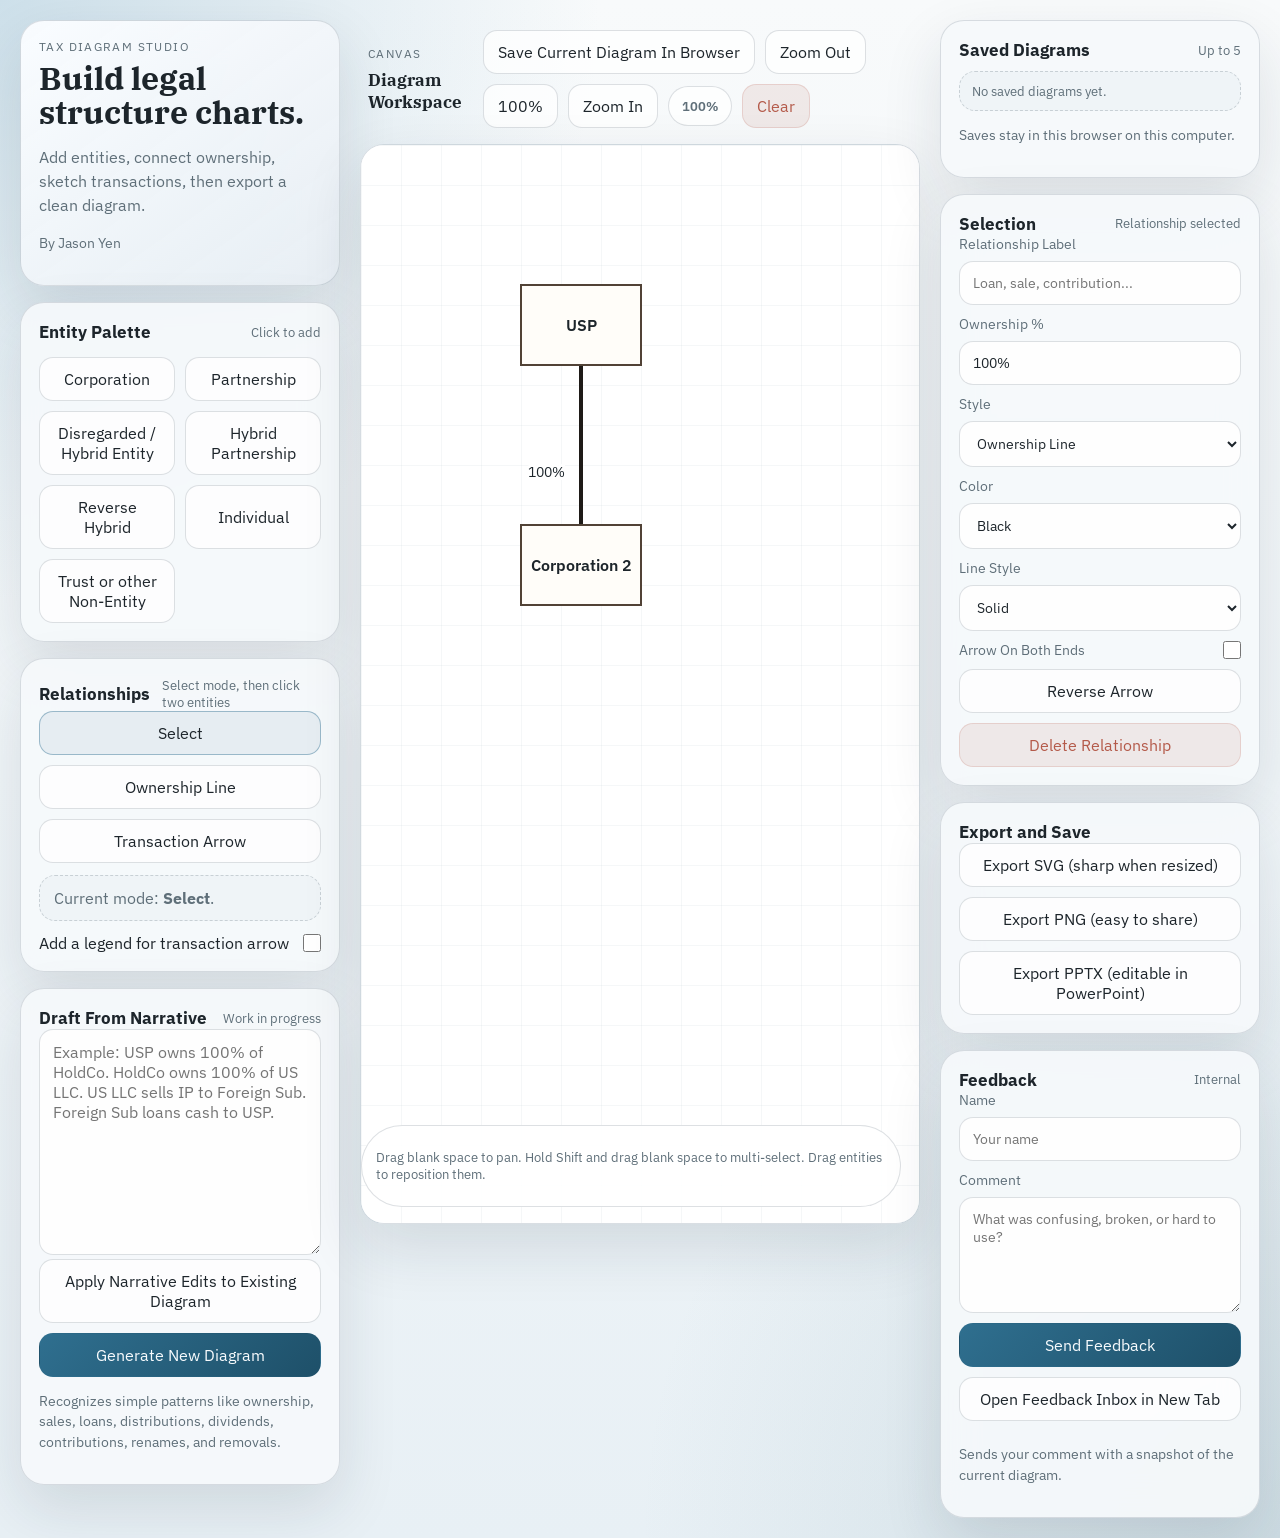
<file: index.html>
<!DOCTYPE html>
<html lang="en">
  <head>
    <meta charset="UTF-8" />
    <meta name="viewport" content="width=device-width, initial-scale=1.0" />
    <title>Tax Structure Chart Builder</title>
    <link rel="preconnect" href="https://fonts.googleapis.com" />
    <link rel="preconnect" href="https://fonts.gstatic.com" crossorigin />
    <link
      href="https://fonts.googleapis.com/css2?family=IBM+Plex+Sans:wght@400;500;600;700&family=IBM+Plex+Serif:wght@500;600&display=swap"
      rel="stylesheet"
    />
    <link rel="stylesheet" href="./styles.css?v=20260408-quiet-blue" />
  </head>
  <body>
    <div class="app-shell">
      <aside class="sidebar left-panel">
        <div class="panel-card brand-card">
          <p class="eyebrow">Tax Diagram Studio</p>
          <h1>Build legal structure charts.</h1>
          <p class="subtle">
            Add entities, connect ownership, sketch transactions, then export a clean diagram.
          </p>
          <p class="subtle small">By Jason Yen</p>
        </div>

        <div class="panel-card">
          <div class="section-heading">
            <h2>Entity Palette</h2>
            <span>Click to add</span>
          </div>
          <div id="entityPalette" class="palette-grid"></div>
        </div>

        <div class="panel-card">
          <div class="section-heading">
            <h2>Relationships</h2>
            <span>Select mode, then click two entities</span>
          </div>
          <div class="mode-buttons">
            <button class="tool-button" data-mode="select">Select</button>
            <button class="tool-button" data-mode="ownership">Ownership Line</button>
            <button class="tool-button" data-mode="transaction">Transaction Arrow</button>
          </div>
          <div class="helper-box" id="modeStatus">
            Current mode: <strong>Select</strong>
          </div>
          <label id="transactionLegendGroup" class="checkbox-label">
            <span>Add a legend for transaction arrow</span>
            <input id="transactionLegendEnabled" type="checkbox" />
          </label>
          <label id="transactionLegendArrowEndGroup" class="hidden">
            Text for arrow end
            <input id="transactionLegendArrowEnd" type="text" placeholder="e.g. Loan principal recipient" />
          </label>
          <label id="transactionLegendNonArrowEndGroup" class="hidden">
            Text for non-arrow end
            <input id="transactionLegendNonArrowEnd" type="text" placeholder="e.g. Loan principal payor" />
          </label>
        </div>

        <div class="panel-card">
          <div class="section-heading">
            <h2>Draft From Narrative</h2>
            <span>Work in progress</span>
          </div>
          <textarea
            id="narrativeInput"
            rows="10"
            placeholder="Example: USP owns 100% of HoldCo. HoldCo owns 100% of US LLC. US LLC sells IP to Foreign Sub. Foreign Sub loans cash to USP."
          ></textarea>
          <div class="action-stack">
            <button id="applyNarrative" class="secondary-button">Apply Narrative Edits to Existing Diagram</button>
            <button id="generateNarrative" class="primary-button">Generate New Diagram</button>
          </div>
          <p class="subtle small">
            Recognizes simple patterns like ownership, sales, loans, distributions, dividends, contributions, renames, and removals.
          </p>
        </div>

      </aside>

      <main class="workspace">
        <div class="workspace-header">
          <div>
            <p class="eyebrow">Canvas</p>
            <h2>Diagram Workspace</h2>
          </div>
          <div class="workspace-actions">
            <button id="saveBrowser" class="secondary-button">Save Current Diagram In Browser</button>
            <button id="zoomOut" class="secondary-button">Zoom Out</button>
            <button id="zoomReset" class="secondary-button">100%</button>
            <button id="zoomIn" class="secondary-button">Zoom In</button>
            <span id="zoomLevel" class="workspace-meta">100%</span>
            <button id="clearBoard" class="secondary-button danger-button">Clear</button>
          </div>
        </div>

        <div class="canvas-card">
          <svg
            id="diagramCanvas"
            viewBox="0 0 1400 900"
            preserveAspectRatio="xMinYMin meet"
            aria-label="Tax structure chart canvas"
          >
            <defs>
              <marker
                id="transactionArrow-black"
                markerWidth="13"
                markerHeight="13"
                refX="11"
                refY="6.5"
                orient="auto"
                markerUnits="userSpaceOnUse"
              >
                <path d="M1 1 L11.2 6.5 L1 12 z" class="arrow-head arrow-black"></path>
              </marker>
              <marker
                id="transactionArrowStart-black"
                markerWidth="13"
                markerHeight="13"
                refX="1"
                refY="6.5"
                orient="auto"
                markerUnits="userSpaceOnUse"
              >
                <path d="M11.2 1 L1 6.5 L11.2 12 z" class="arrow-head arrow-black"></path>
              </marker>
              <marker
                id="transactionArrow-red"
                markerWidth="13"
                markerHeight="13"
                refX="11"
                refY="6.5"
                orient="auto"
                markerUnits="userSpaceOnUse"
              >
                <path d="M1 1 L11.2 6.5 L1 12 z" class="arrow-head arrow-red"></path>
              </marker>
              <marker
                id="transactionArrowStart-red"
                markerWidth="13"
                markerHeight="13"
                refX="1"
                refY="6.5"
                orient="auto"
                markerUnits="userSpaceOnUse"
              >
                <path d="M11.2 1 L1 6.5 L11.2 12 z" class="arrow-head arrow-red"></path>
              </marker>
              <marker
                id="transactionArrow-blue"
                markerWidth="13"
                markerHeight="13"
                refX="11"
                refY="6.5"
                orient="auto"
                markerUnits="userSpaceOnUse"
              >
                <path d="M1 1 L11.2 6.5 L1 12 z" class="arrow-head arrow-blue"></path>
              </marker>
              <marker
                id="transactionArrowStart-blue"
                markerWidth="13"
                markerHeight="13"
                refX="1"
                refY="6.5"
                orient="auto"
                markerUnits="userSpaceOnUse"
              >
                <path d="M11.2 1 L1 6.5 L11.2 12 z" class="arrow-head arrow-blue"></path>
              </marker>
              <pattern
                id="canvasGridPattern"
                x="0"
                y="0"
                width="40"
                height="40"
                patternUnits="userSpaceOnUse"
              >
                <path
                  d="M 40 0 L 0 0 0 40"
                  fill="none"
                  stroke="#2f5365"
                  stroke-opacity="0.09"
                  stroke-width="1"
                ></path>
              </pattern>
            </defs>
          </svg>
          <div class="canvas-overlay">
            <p>Drag blank space to pan. Hold Shift and drag blank space to multi-select. Drag entities to reposition them.</p>
          </div>
        </div>
      </main>

      <aside class="sidebar right-panel">
        <div class="panel-card">
          <div class="section-heading">
            <h2>Saved Diagrams</h2>
            <span>Up to 5</span>
          </div>
          <div id="savedDiagramList" class="mini-list"></div>
          <p class="subtle small">
            Saves stay in this browser on this computer.
          </p>
        </div>

        <div class="panel-card">
          <div class="section-heading">
            <h2>Selection</h2>
            <span id="selectionType">Nothing selected</span>
          </div>
          <div id="emptySelection" class="helper-box">
            Click an entity or relationship to edit it.
          </div>
          <form id="entityForm" class="editor-form hidden">
            <label>
              Label
              <input id="entityLabel" type="text" />
            </label>
            <label>
              Entity Type
              <select id="entityType"></select>
            </label>
            <label>
              Jurisdiction
              <select id="entityJurisdiction"></select>
            </label>
            <label id="entityJurisdictionCustomGroup" class="hidden">
              Custom Jurisdiction
              <input id="entityJurisdictionCustom" type="text" placeholder="Type jurisdiction text" />
            </label>
            <label id="entityMultipleIndividualsGroup" class="hidden checkbox-label">
              <span>Multiple Individuals</span>
              <input id="entityMultipleIndividuals" type="checkbox" />
            </label>
            <label id="entityLineStyleGroup" class="hidden">
              Line Style
              <select id="entityLineStyle">
                <option value="solid">Solid</option>
                <option value="dashed">Dashed</option>
              </select>
            </label>
            <label id="entityFillGroup" class="hidden">
              Entity Shading
              <select id="entityFill">
                <option value="none">None</option>
                <option value="shaded">Shaded</option>
              </select>
            </label>
            <label id="entityCrossedOutGroup" class="hidden checkbox-label">
              <span>Add an X (e.g. for liquidation)</span>
              <input id="entityCrossedOut" type="checkbox" />
            </label>
            <label id="entityInnerLineStyleGroup" class="hidden">
              Inner Shape Style
              <select id="entityInnerLineStyle">
                <option value="solid">Solid</option>
                <option value="dashed">Dashed</option>
              </select>
            </label>
            <label id="entityInnerFillGroup" class="hidden">
              Inner Shading
              <select id="entityInnerFill">
                <option value="none">None</option>
                <option value="shaded">Shaded</option>
              </select>
            </label>
            <button id="deleteEntity" type="button" class="danger-button">Delete Entity</button>
          </form>

          <form id="edgeForm" class="editor-form hidden">
            <label>
              Relationship Label
              <input id="edgeLabel" type="text" placeholder="Loan, sale, contribution..." />
            </label>
            <label>
              Ownership %
              <input id="edgePercent" type="text" placeholder="100%" />
            </label>
            <label>
              Style
              <select id="edgeKind">
                <option value="ownership">Ownership Line</option>
                <option value="transaction">Transaction Arrow</option>
              </select>
            </label>
            <label>
              Color
              <select id="edgeColor">
                <option value="black">Black</option>
                <option value="red">Red</option>
                <option value="blue">Blue</option>
              </select>
            </label>
            <label>
              Line Style
              <select id="edgeLineStyle">
                <option value="solid">Solid</option>
                <option value="dashed">Dashed</option>
              </select>
            </label>
            <label id="edgeBidirectionalGroup" class="checkbox-label hidden">
              <span>Arrow On Both Ends</span>
              <input id="edgeBidirectional" type="checkbox" />
            </label>
            <button id="reverseEdge" type="button" class="secondary-button">Reverse Arrow</button>
            <button id="deleteEdge" type="button" class="danger-button">Delete Relationship</button>
          </form>
        </div>

        <div class="panel-card">
          <div class="section-heading">
            <h2>Export and Save</h2>
          </div>
          <div class="action-stack">
            <button id="exportSvg" class="secondary-button">Export SVG (sharp when resized)</button>
            <button id="exportPng" class="secondary-button">Export PNG (easy to share)</button>
            <button id="exportPptx" class="secondary-button">Export PPTX (editable in PowerPoint)</button>
          </div>
        </div>

        <div id="feedbackPanel" class="panel-card hidden">
          <div class="section-heading">
            <h2>Feedback</h2>
            <span id="feedbackAudienceLabel">Internal</span>
          </div>
          <form id="feedbackForm" class="editor-form">
            <label>
              Name
              <input id="feedbackName" type="text" placeholder="Your name" />
            </label>
            <label>
              Comment
              <textarea
                id="feedbackComment"
                rows="5"
                placeholder="What was confusing, broken, or hard to use?"
              ></textarea>
            </label>
            <button id="submitFeedback" type="submit" class="primary-button">Send Feedback</button>
            <a
              id="feedbackInboxLink"
              href="./feedback.html"
              target="_blank"
              rel="noopener noreferrer"
              class="secondary-button button-link"
            >
              Open Feedback Inbox in New Tab
            </a>
            <p id="feedbackStatus" class="subtle small feedback-status">
              Sends your comment with a snapshot of the current diagram.
            </p>
          </form>
        </div>

      </aside>
    </div>

    <script src="./vendor/pptxgen.bundle.js?v=4.0.1"></script>
    <script src="./app.js?v=20260428-pptx-live-export-fix"></script>
  </body>
</html>
</file>
<file: styles.css>
:root {
  --bg: #f3f6f8;
  --panel: rgba(246, 249, 251, 0.92);
  --panel-strong: #ffffff;
  --border: rgba(45, 67, 80, 0.16);
  --text: #1d252b;
  --muted: #5f6f79;
  --accent: #2f6f8f;
  --accent-strong: #1e5069;
  --teal: #487d72;
  --danger: #b45a4a;
  --shadow: 0 24px 60px rgba(24, 43, 54, 0.12);
  --canvas-grid: rgba(47, 83, 101, 0.09);
}

* {
  box-sizing: border-box;
}

body {
  margin: 0;
  min-height: 100vh;
  font-family: "IBM Plex Sans", sans-serif;
  color: var(--text);
  background:
    radial-gradient(circle at top left, rgba(174, 205, 222, 0.58), transparent 30%),
    radial-gradient(circle at bottom right, rgba(119, 156, 169, 0.24), transparent 32%),
    linear-gradient(180deg, #f8fafb 0%, #e8f0f5 100%);
}

button,
input,
textarea,
select {
  font: inherit;
}

.app-shell {
  display: grid;
  grid-template-columns: 320px minmax(0, 1fr) 320px;
  gap: 20px;
  min-height: 100vh;
  padding: 20px;
}

.sidebar,
.workspace {
  min-height: 0;
}

.left-panel,
.right-panel {
  display: flex;
  flex-direction: column;
  gap: 16px;
}

.panel-card,
.canvas-card {
  background: var(--panel);
  border: 1px solid var(--border);
  border-radius: 24px;
  box-shadow: var(--shadow);
  backdrop-filter: blur(18px);
}

.panel-card {
  padding: 18px;
}

.brand-card {
  background: linear-gradient(145deg, rgba(251, 253, 255, 0.96), rgba(231, 238, 243, 0.92));
}

.eyebrow {
  margin: 0 0 8px;
  text-transform: uppercase;
  letter-spacing: 0.12em;
  font-size: 0.72rem;
  color: var(--muted);
}

h1,
h2,
h3 {
  margin: 0;
}

h1,
.workspace-header h2 {
  font-family: "IBM Plex Serif", serif;
}

h1 {
  font-size: 2rem;
  line-height: 1.05;
  margin-bottom: 10px;
}

h2 {
  font-size: 1.05rem;
}

h3 {
  font-size: 0.92rem;
  color: var(--muted);
}

.subtle {
  color: var(--muted);
  line-height: 1.5;
}

.small {
  font-size: 0.85rem;
}

.section-heading,
.workspace-header {
  display: flex;
  justify-content: space-between;
  align-items: center;
  gap: 12px;
}

.section-heading span,
#selectionType,
#diagramStats {
  font-size: 0.8rem;
  color: var(--muted);
}

.palette-grid,
.mode-buttons,
.action-stack,
.mini-list,
.editor-form,
.list-section {
  display: grid;
  gap: 10px;
}

.palette-grid {
  grid-template-columns: repeat(2, minmax(0, 1fr));
  margin-top: 14px;
}

.palette-button,
.tool-button,
.primary-button,
.secondary-button,
.danger-button {
  border: 1px solid var(--border);
  border-radius: 14px;
  padding: 11px 14px;
  cursor: pointer;
  transition:
    transform 140ms ease,
    box-shadow 140ms ease,
    background 140ms ease,
    border-color 140ms ease;
}

.palette-button,
.tool-button,
.secondary-button {
  background: rgba(255, 255, 255, 0.74);
  color: var(--text);
}

.palette-button:hover,
.tool-button:hover,
.primary-button:hover,
.secondary-button:hover,
.danger-button:hover {
  transform: translateY(-1px);
  box-shadow: 0 12px 24px rgba(24, 43, 54, 0.12);
}

.tool-button.active,
.palette-button:hover {
  border-color: rgba(47, 111, 143, 0.42);
  background: rgba(231, 238, 243, 0.96);
}

.primary-button {
  background: linear-gradient(135deg, var(--accent) 0%, var(--accent-strong) 100%);
  color: #f8fbfd;
  border-color: transparent;
}

.secondary-button {
  width: 100%;
}

.danger-button {
  background: rgba(180, 90, 74, 0.1);
  color: var(--danger);
  border-color: rgba(180, 90, 74, 0.18);
}

.ownership-label-group .edge-label {
  cursor: move;
}

textarea,
input,
select {
  width: 100%;
  border-radius: 14px;
  border: 1px solid rgba(45, 67, 80, 0.16);
  background: rgba(255, 255, 255, 0.84);
  padding: 12px 13px;
  color: var(--text);
}

textarea:focus,
input:focus,
select:focus {
  outline: 2px solid rgba(47, 111, 143, 0.22);
  border-color: rgba(47, 111, 143, 0.42);
}

.helper-box {
  margin-top: 12px;
  background: rgba(238, 244, 247, 0.94);
  border: 1px dashed rgba(45, 67, 80, 0.2);
  border-radius: 16px;
  padding: 12px 14px;
  color: var(--muted);
}

.compact-helper {
  margin-top: 0;
  padding: 10px 12px;
  font-size: 0.84rem;
}

.workspace {
  display: flex;
  flex-direction: column;
  gap: 16px;
}

.workspace-header {
  padding: 10px 8px 0;
}

.workspace-actions {
  display: flex;
  gap: 10px;
  align-items: center;
  flex-wrap: wrap;
}

.workspace-actions .secondary-button {
  width: auto;
}

.workspace-meta {
  display: inline-flex;
  align-items: center;
  justify-content: center;
  min-width: 64px;
  padding: 10px 12px;
  border-radius: 999px;
  background: rgba(255, 255, 255, 0.72);
  border: 1px solid var(--border);
  color: var(--muted);
  font-size: 0.84rem;
  font-weight: 600;
}

.canvas-card {
  position: relative;
  flex: 0 0 auto;
  overflow: auto;
  height: min(1320px, calc(100vh - 140px));
  min-height: 1080px;
  background: linear-gradient(180deg, rgba(250, 253, 255, 0.96), rgba(236, 244, 248, 0.96));
  cursor: grab;
}

#diagramCanvas {
  display: block;
  width: auto;
  height: auto;
  max-width: none;
  background: transparent;
  user-select: none;
  -webkit-user-select: none;
  -moz-user-select: none;
}

.canvas-card.panning {
  cursor: grabbing;
}

.canvas-overlay {
  position: absolute;
  right: 18px;
  bottom: 16px;
  background: rgba(255, 255, 255, 0.9);
  border: 1px solid rgba(45, 67, 80, 0.16);
  border-radius: 999px;
  padding: 10px 14px;
  color: var(--muted);
  font-size: 0.82rem;
}

.editor-form label {
  display: grid;
  gap: 8px;
  color: var(--muted);
  font-size: 0.88rem;
}

.feedback-status {
  min-height: 2.6em;
}

.feedback-status.success {
  color: #2f6f5f;
}

.feedback-status.error {
  color: var(--danger);
}

.button-link {
  display: block;
  text-align: center;
  text-decoration: none;
}

.feedback-page-shell {
  width: min(1200px, calc(100vw - 40px));
  margin: 24px auto;
}

.feedback-page-header {
  display: flex;
  justify-content: space-between;
  align-items: center;
  gap: 12px;
  margin-bottom: 16px;
}

.feedback-inbox-list {
  display: grid;
  gap: 12px;
  margin-top: 10px;
}

.feedback-inbox-item {
  display: grid;
  gap: 10px;
  padding: 12px;
  border: 1px solid rgba(45, 67, 80, 0.14);
  border-radius: 16px;
  background: rgba(255, 255, 255, 0.72);
}

.feedback-inbox-head {
  display: flex;
  justify-content: space-between;
  align-items: flex-start;
  gap: 12px;
}

.feedback-inbox-head-main {
  min-width: 0;
}

.feedback-inbox-name {
  font-size: 0.94rem;
  font-weight: 600;
  color: var(--text);
}

.feedback-inbox-time {
  font-size: 0.76rem;
  color: var(--muted);
  white-space: nowrap;
}

.feedback-inbox-comment {
  margin: 0;
  color: var(--text);
  line-height: 1.45;
  white-space: pre-wrap;
}

.feedback-inbox-image {
  width: 100%;
  max-height: 560px;
  object-fit: contain;
  border-radius: 14px;
  border: 1px solid rgba(45, 67, 80, 0.14);
  background: #ffffff;
}

.feedback-inbox-actions {
  display: flex;
  gap: 8px;
  flex-shrink: 0;
}

.checkbox-label {
  display: grid;
  grid-template-columns: 1fr auto;
  align-items: center;
}

#transactionLegendGroup {
  margin-top: 12px;
}

.checkbox-label input[type="checkbox"] {
  width: 18px;
  height: 18px;
  margin: 0;
}

.hidden {
  display: none;
}

.mini-list {
  margin-top: 10px;
}

.mini-list button {
  text-align: left;
  background: rgba(255, 255, 255, 0.78);
}

.mini-list button.active {
  background: rgba(231, 238, 243, 0.96);
  border-color: rgba(47, 111, 143, 0.36);
}

.entity-box {
  cursor: pointer;
  user-select: none;
  -webkit-user-select: none;
  -moz-user-select: none;
}

.entity-box * {
  cursor: pointer;
  user-select: none;
  -webkit-user-select: none;
  -moz-user-select: none;
}

.saved-diagram-row {
  display: grid;
  grid-template-columns: minmax(0, 1fr) auto;
  gap: 10px;
  align-items: center;
  padding: 10px 12px;
  border: 1px solid rgba(45, 67, 80, 0.14);
  border-radius: 14px;
  background: rgba(255, 255, 255, 0.72);
}

.saved-diagram-meta {
  min-width: 0;
}

.saved-diagram-title {
  font-size: 0.92rem;
  font-weight: 600;
  color: var(--text);
  white-space: nowrap;
  overflow: hidden;
  text-overflow: ellipsis;
}

.saved-diagram-subtitle {
  margin-top: 3px;
  font-size: 0.78rem;
  color: var(--muted);
}

.saved-diagram-actions {
  display: flex;
  gap: 8px;
}

.compact-button {
  width: auto;
  padding: 8px 10px;
  border-radius: 12px;
  font-size: 0.82rem;
}

.entity-box.dragging {
  opacity: 0.92;
}

.entity-rect {
  stroke-width: 2;
}

.individual-stroke {
  stroke-width: 0.75;
}

.entity-text {
  font-family: "IBM Plex Sans", sans-serif;
  fill: #1d252b;
  pointer-events: none;
  user-select: none;
  -webkit-user-select: none;
  -moz-user-select: none;
}

.entity-jurisdiction {
  font-family: "IBM Plex Sans", sans-serif;
  font-size: 16px;
  fill: #5f6f79;
  pointer-events: none;
  user-select: none;
  -webkit-user-select: none;
  -moz-user-select: none;
}

.entity-text tspan,
.entity-jurisdiction tspan {
  pointer-events: none;
  user-select: none;
  -webkit-user-select: none;
  -moz-user-select: none;
}

.entity-type-chip {
  font-size: 12px;
  letter-spacing: 0.04em;
  text-transform: uppercase;
  fill: rgba(29, 37, 43, 0.72);
}

.edge {
  cursor: pointer;
}

.edge-line {
  fill: none;
  stroke-width: 3;
}

.edge-hitbox {
  fill: none;
  stroke: transparent;
  stroke-width: 18;
  cursor: pointer;
}

.selection-marquee {
  fill: rgba(47, 111, 143, 0.1);
  stroke: rgba(47, 111, 143, 0.68);
  stroke-width: 1.5;
  stroke-dasharray: 8 5;
  pointer-events: none;
}

.transaction-legend .legend-title {
  font-size: 16px;
  font-weight: 700;
  fill: #1d252b;
}

.transaction-legend {
  cursor: move;
}

.transaction-legend .legend-box {
  fill: rgba(255, 255, 255, 0.96);
  stroke: rgba(45, 67, 80, 0.72);
  stroke-width: 1.75;
}

.transaction-legend .legend-hitbox {
  fill: rgba(255, 255, 255, 0.001);
  stroke: none;
  cursor: move;
}

.transaction-legend .legend-line {
  stroke: #1e1a17;
  stroke-width: 3;
}

.transaction-legend .legend-label {
  font-size: 14px;
  fill: #1d252b;
  paint-order: stroke;
  stroke: rgba(255, 255, 255, 0.94);
  stroke-width: 5px;
  stroke-linecap: round;
  stroke-linejoin: round;
}

.edge.black .edge-line {
  stroke: #1e1a17;
}

.edge.red .edge-line {
  stroke: #b0392f;
}

.edge.blue .edge-line {
  stroke: #245ea8;
}

.edge-label {
  font-size: 14px;
  fill: #1d252b;
  paint-order: stroke;
  stroke: rgba(255, 255, 255, 0.94);
  stroke-width: 6px;
  stroke-linecap: round;
  stroke-linejoin: round;
}

.selected .entity-rect,
.selected .edge-line {
  stroke: #111;
  stroke-width: 4;
}

.multi-selected .entity-rect {
  stroke: #2f6f8f;
  stroke-width: 4;
  animation: multi-select-pulse 1.1s ease-in-out infinite;
}

@keyframes multi-select-pulse {
  0%,
  100% {
    stroke-opacity: 1;
  }

  50% {
    stroke-opacity: 0.35;
  }
}

.arrow-black {
  fill: #1e1a17;
}

.arrow-red {
  fill: #b0392f;
}

.arrow-blue {
  fill: #245ea8;
}

@media (max-width: 1200px) {
  .app-shell {
    grid-template-columns: 1fr;
  }

  .canvas-card {
    min-height: 560px;
  }
}
</file>
